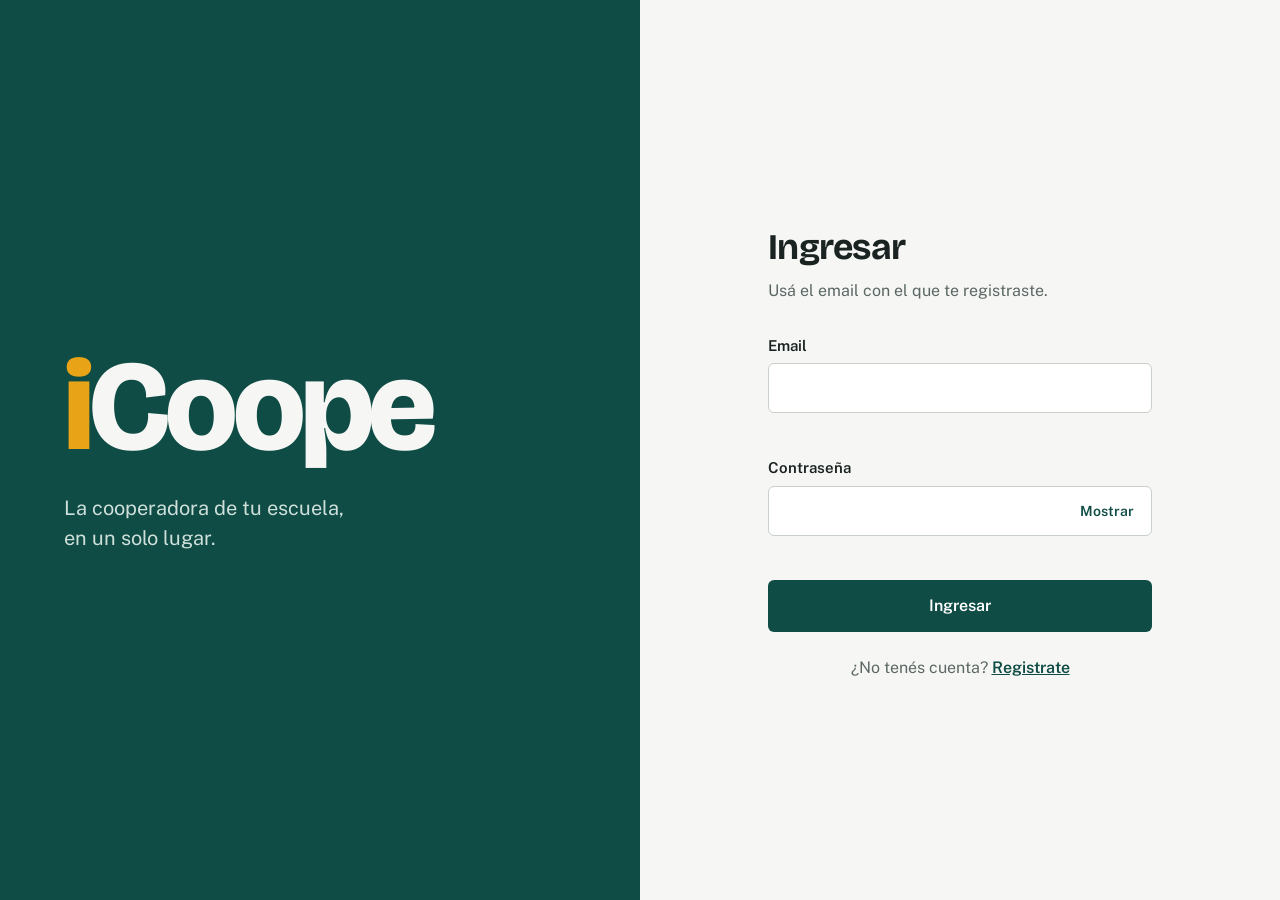
<file: frontend/login.html>
<!DOCTYPE html>
<html lang="es">
<head>
  <meta charset="UTF-8">
  <meta name="viewport" content="width=device-width, initial-scale=1">
  <title>Ingresar | iCoope</title>
  <link rel="preconnect" href="https://fonts.googleapis.com">
  <link rel="preconnect" href="https://fonts.gstatic.com" crossorigin>
  <link href="https://fonts.googleapis.com/css2?family=Bricolage+Grotesque:opsz,wght@12..96,700;12..96,800&family=Public+Sans:wght@400;500;600&display=swap" rel="stylesheet">
  <link rel="stylesheet" href="css/login.css">
</head>
<body>
  <main class="login">
    <section class="brand" aria-hidden="true">
      <p class="wordmark">i<span>Coope</span></p>
      <p class="tagline">La cooperadora de tu escuela, en un solo lugar.</p>
    </section>

    <section class="panel">
      <form id="login-form" class="form" novalidate>
        <h1>Ingresar</h1>
        <p class="lead">Usá el email con el que te registraste.</p>

        <div class="field">
          <label for="email">Email</label>
          <input id="email" name="email" type="email" autocomplete="email" required maxlength="150">
          <p class="field-error" id="email-error" role="alert"></p>
        </div>

        <div class="field">
          <label for="password">Contraseña</label>
          <div class="password-wrap">
            <input id="password" name="password" type="password" autocomplete="current-password" required maxlength="128">
            <button type="button" id="toggle-password" class="toggle" aria-label="Mostrar contraseña" aria-pressed="false">Mostrar</button>
          </div>
          <p class="field-error" id="password-error" role="alert"></p>
        </div>

        <button type="submit" id="submit" class="submit">Ingresar</button>
        <p class="switch">¿No tenés cuenta? <a href="register.html">Registrate</a></p>
      </form>
    </section>
  </main>

  <dialog id="result-dialog" class="dialog" aria-labelledby="dialog-title" aria-describedby="dialog-message">
    <div class="dialog-icon" id="dialog-icon" aria-hidden="true"></div>
    <h2 id="dialog-title"></h2>
    <p id="dialog-message"></p>
    <button type="button" id="dialog-close" class="submit dialog-close">Entendido</button>
  </dialog>

  <script src="js/login.js"></script>
</body>
</html>
</file>
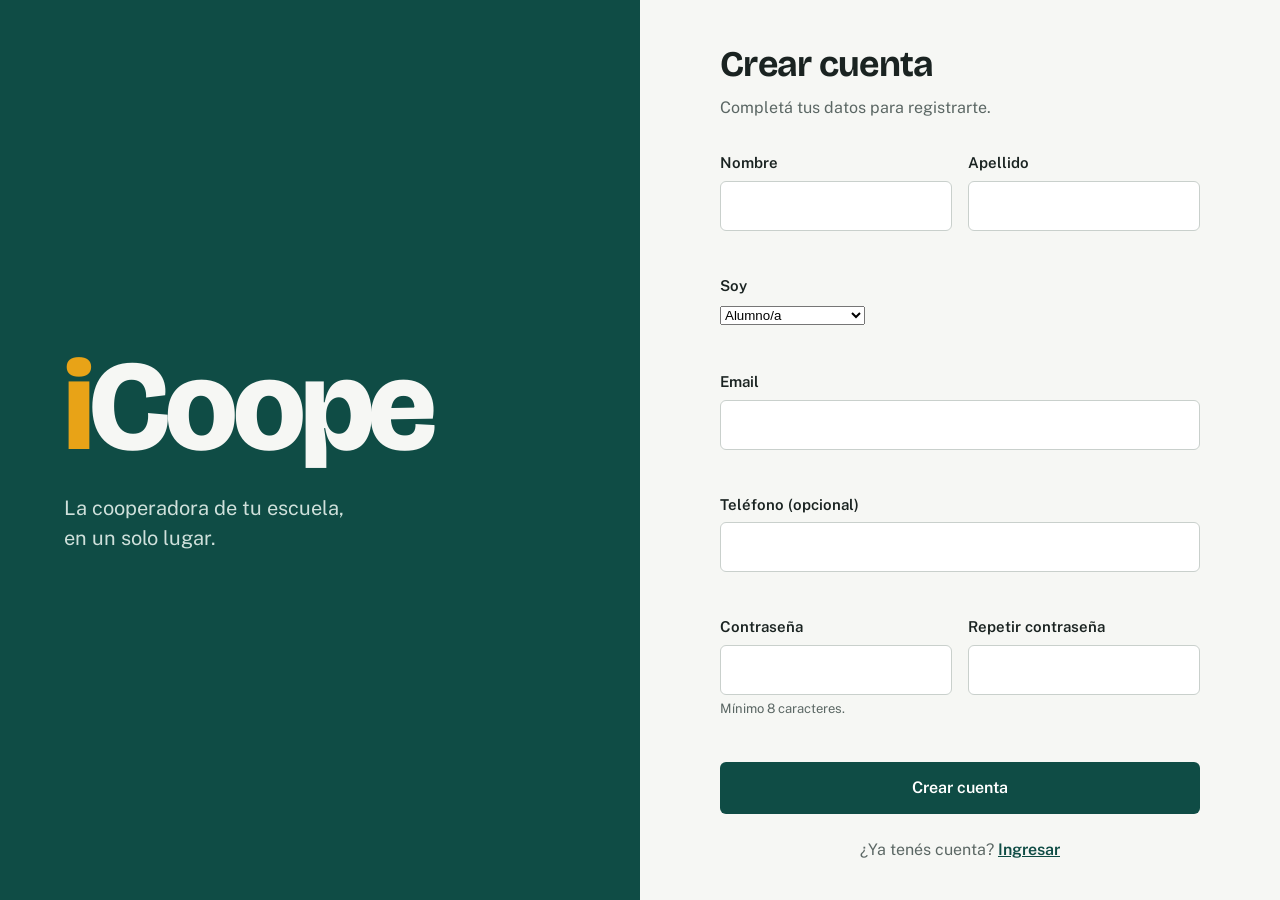
<file: frontend/register.html>
<!DOCTYPE html>
<html lang="es">
<head>
  <meta charset="UTF-8">
  <meta name="viewport" content="width=device-width, initial-scale=1">
  <title>Crear cuenta | iCoope</title>
  <link rel="preconnect" href="https://fonts.googleapis.com">
  <link rel="preconnect" href="https://fonts.gstatic.com" crossorigin>
  <link href="https://fonts.googleapis.com/css2?family=Bricolage+Grotesque:opsz,wght@12..96,700;12..96,800&family=Public+Sans:wght@400;500;600&display=swap" rel="stylesheet">
  <link rel="stylesheet" href="css/login.css">
</head>
<body>
  <main class="login">
    <section class="brand" aria-hidden="true">
      <p class="wordmark">i<span>Coope</span></p>
      <p class="tagline">La cooperadora de tu escuela, en un solo lugar.</p>
    </section>

    <section class="panel">
      <form id="register-form" class="form wide" novalidate>
        <h1>Crear cuenta</h1>
        <p class="lead">Completá tus datos para registrarte.</p>

        <div class="row">
          <div class="field">
            <label for="nombre">Nombre</label>
            <input id="nombre" type="text" autocomplete="given-name" maxlength="100" required>
            <p class="field-error" id="nombre-error" role="alert"></p>
          </div>
          <div class="field">
            <label for="apellido">Apellido</label>
            <input id="apellido" type="text" autocomplete="family-name" maxlength="100" required>
            <p class="field-error" id="apellido-error" role="alert"></p>
          </div>
        </div>

        <div class="field">
          <label for="rol">Soy</label>
          <select id="rol">
            <option value="ALUMNO">Alumno/a</option>
            <option value="PADRE">Padre, madre o tutor</option>
          </select>
          <p class="field-error" id="rol-error" role="alert"></p>
        </div>

        <div class="field">
          <label for="email">Email</label>
          <input id="email" type="email" autocomplete="email" maxlength="150" required>
          <p class="field-error" id="email-error" role="alert"></p>
        </div>

        <div class="field">
          <label for="telefono">Teléfono (opcional)</label>
          <input id="telefono" type="tel" autocomplete="tel" maxlength="30">
          <p class="field-error" id="telefono-error" role="alert"></p>
        </div>

        <div class="row">
          <div class="field">
            <label for="password">Contraseña</label>
            <input id="password" type="password" autocomplete="new-password" maxlength="128" required>
            <p class="hint">Mínimo 8 caracteres.</p>
            <p class="field-error" id="password-error" role="alert"></p>
          </div>
          <div class="field">
            <label for="password2">Repetir contraseña</label>
            <input id="password2" type="password" autocomplete="new-password" maxlength="128" required>
            <p class="field-error" id="password2-error" role="alert"></p>
          </div>
        </div>

        <button type="submit" id="submit" class="submit">Crear cuenta</button>
        <p class="switch">¿Ya tenés cuenta? <a href="login.html">Ingresar</a></p>
      </form>
    </section>
  </main>

  <dialog id="result-dialog" class="dialog" aria-labelledby="dialog-title" aria-describedby="dialog-message">
    <div class="dialog-icon" id="dialog-icon" aria-hidden="true"></div>
    <h2 id="dialog-title"></h2>
    <p id="dialog-message"></p>
    <button type="button" id="dialog-close" class="submit dialog-close">Entendido</button>
  </dialog>

  <script src="js/register.js"></script>
</body>
</html>
</file>
<file: frontend/css/login.css>
:root {
  --green: #0f4c45;
  --green-dark: #0a3530;
  --paper: #f6f7f4;
  --ink: #1a2321;
  --muted: #5b6764;
  --line: #c9d0cc;
  --amber: #e8a317;
  --error: #b3261e;
  --ok: #1f7a4d;
  --font-display: "Bricolage Grotesque", "Trebuchet MS", sans-serif;
  --font-body: "Public Sans", system-ui, -apple-system, "Segoe UI", sans-serif;
}

*, *::before, *::after { box-sizing: border-box; }

html, body { height: 100%; }

body {
  margin: 0;
  font-family: var(--font-body);
  color: var(--ink);
  background: var(--paper);
  line-height: 1.5;
}

.login {
  min-height: 100vh;
  display: grid;
  grid-template-columns: 1fr 1fr;
}

/* ---------- Marca ---------- */
.brand {
  background: var(--green);
  color: var(--paper);
  display: flex;
  flex-direction: column;
  justify-content: center;
  padding: 4rem;
}

.wordmark {
  margin: 0;
  font-family: var(--font-display);
  font-weight: 800;
  font-size: clamp(4rem, 10vw, 8rem);
  line-height: 0.95;
  letter-spacing: -0.04em;
  color: var(--amber);
}

.wordmark span { color: var(--paper); }

.tagline {
  margin: 1.5rem 0 0;
  max-width: 24ch;
  font-size: 1.25rem;
  color: #cfe0db;
}

/* ---------- Formulario ---------- */
.panel {
  display: flex;
  align-items: center;
  justify-content: center;
  padding: 2rem;
}

.form { width: 100%; max-width: 24rem; }

.form h1 {
  margin: 0 0 0.25rem;
  font-family: var(--font-display);
  font-size: 2.25rem;
  letter-spacing: -0.02em;
}

.lead { margin: 0 0 2rem; color: var(--muted); }

.field { margin-bottom: 1.25rem; }

.field label {
  display: block;
  margin-bottom: 0.375rem;
  font-weight: 600;
  font-size: 0.9375rem;
}

.field input {
  width: 100%;
  padding: 0.75rem 0.875rem;
  font: inherit;
  color: var(--ink);
  background: #fff;
  border: 1.5px solid var(--line);
  border-radius: 6px;
}

.field input:focus-visible {
  outline: 3px solid var(--amber);
  outline-offset: 1px;
  border-color: var(--green);
}

.field input[aria-invalid="true"] { border-color: var(--error); }

.field-error {
  min-height: 1.25rem;
  margin: 0.25rem 0 0;
  font-size: 0.875rem;
  color: var(--error);
}

.password-wrap { position: relative; }
.password-wrap input { padding-right: 5.25rem; }

.toggle {
  position: absolute;
  top: 50%;
  right: 0.5rem;
  transform: translateY(-50%);
  padding: 0.375rem 0.625rem;
  font: inherit;
  font-size: 0.875rem;
  font-weight: 600;
  color: var(--green);
  background: transparent;
  border: 0;
  border-radius: 4px;
  cursor: pointer;
}

.toggle:focus-visible { outline: 3px solid var(--amber); }

.submit {
  width: 100%;
  padding: 0.875rem 1rem;
  font: inherit;
  font-weight: 600;
  color: #fff;
  background: var(--green);
  border: 0;
  border-radius: 6px;
  cursor: pointer;
}

.submit:hover { background: var(--green-dark); }
.submit:focus-visible { outline: 3px solid var(--amber); outline-offset: 2px; }
.submit:disabled { opacity: 0.65; cursor: progress; }

/* ---------- Popup ---------- */
.dialog {
  width: min(92vw, 22rem);
  padding: 2rem 1.5rem 1.5rem;
  text-align: center;
  color: var(--ink);
  background: #fff;
  border: 0;
  border-radius: 10px;
  box-shadow: 0 20px 50px rgba(10, 53, 48, 0.35);
}

.dialog::backdrop { background: rgba(10, 53, 48, 0.55); }

.dialog[open] { animation: pop 0.2s ease-out; }

@keyframes pop {
  from { transform: scale(0.94); opacity: 0; }
  to { transform: scale(1); opacity: 1; }
}

.dialog-icon {
  width: 3.5rem;
  height: 3.5rem;
  margin: 0 auto 1rem;
  display: grid;
  place-items: center;
  font-size: 1.75rem;
  font-weight: 800;
  color: #fff;
  border-radius: 50%;
}

.dialog.ok .dialog-icon { background: var(--ok); }
.dialog.fail .dialog-icon { background: var(--error); }

.dialog h2 {
  margin: 0 0 0.5rem;
  font-family: var(--font-display);
  font-size: 1.5rem;
}

.dialog p { margin: 0 0 1.25rem; color: var(--muted); }

.dialog.ok .dialog-close { display: none; }

/* ---------- Responsive ---------- */
@media (max-width: 760px) {
  .login { grid-template-columns: 1fr; grid-template-rows: auto 1fr; }
  .brand { padding: 2rem 1.5rem; }
  .wordmark { font-size: 4rem; }
  .tagline { margin-top: 0.75rem; font-size: 1rem; }
}

@media (prefers-reduced-motion: reduce) {
  .dialog[open] { animation: none; }
}

/* ---------- Registro y enlaces ---------- */
.switch { margin: 1.5rem 0 0; text-align: center; color: var(--muted); }

.switch a {
  color: var(--green);
  font-weight: 600;
}

.switch a:focus-visible { outline: 3px solid var(--amber); outline-offset: 2px; }

.row { display: grid; grid-template-columns: 1fr 1fr; gap: 1rem; }

.form.wide { max-width: 30rem; }

.hint { margin: 0.25rem 0 0; font-size: 0.8125rem; color: var(--muted); }

@media (max-width: 480px) {
  .row { grid-template-columns: 1fr; gap: 0; }
}
</file>
